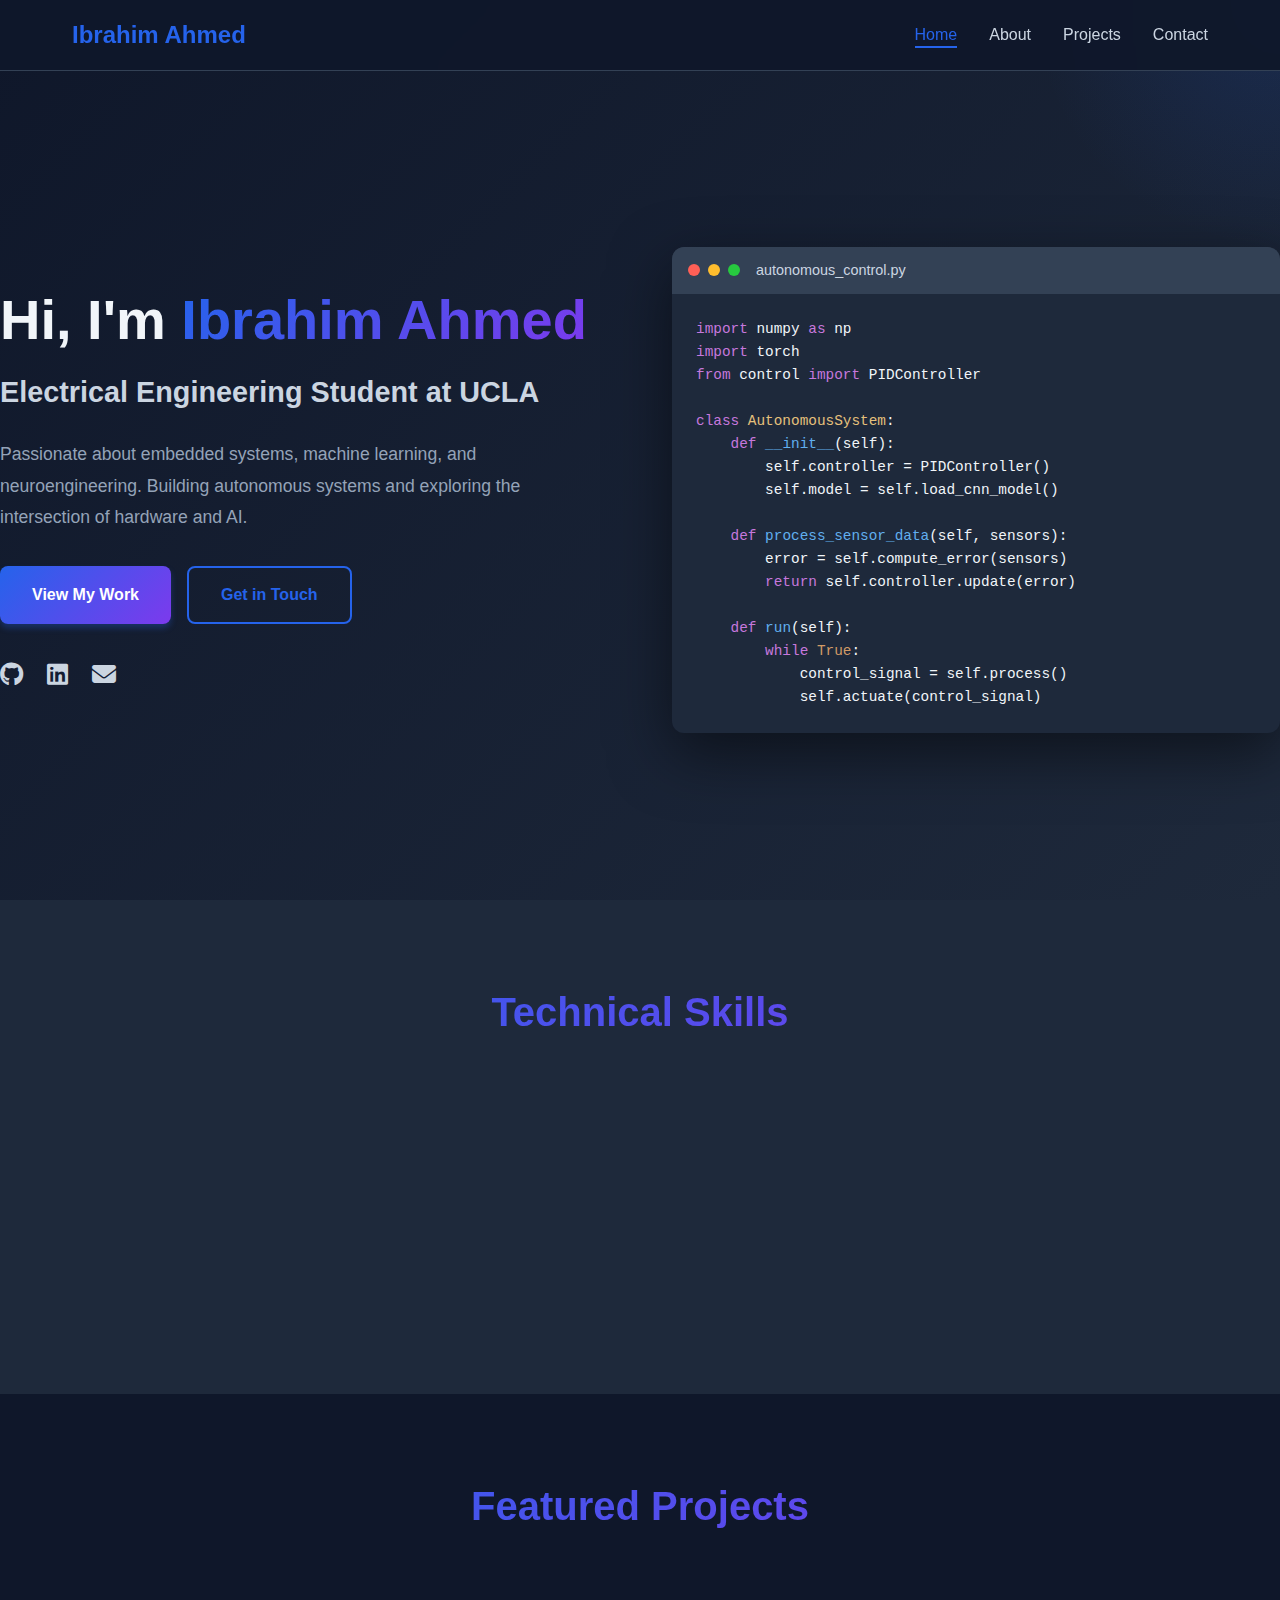
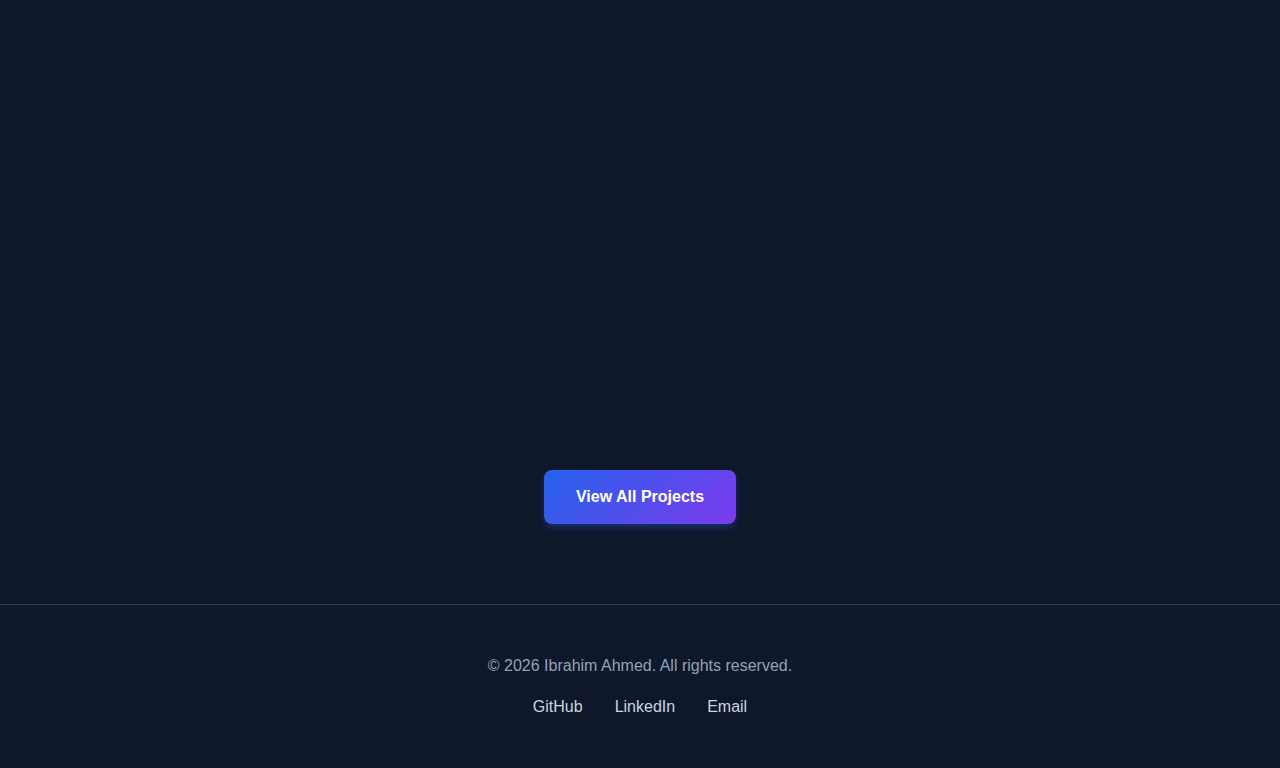
<file: index.html>
<!DOCTYPE html>
<html lang="en">
<head>
    <meta charset="UTF-8">
    <meta name="viewport" content="width=device-width, initial-scale=1.0">
    <title>Ibrahim Ahmed - Electrical Engineering Student</title>
    <link rel="stylesheet" href="styles.css">
    <link rel="stylesheet" href="https://cdnjs.cloudflare.com/ajax/libs/font-awesome/6.4.0/css/all.min.css">
</head>
<body>
    <nav class="navbar">
        <div class="nav-container">
            <a href="index.html" class="nav-logo">Ibrahim Ahmed</a>
            <ul class="nav-menu">
                <li class="nav-item"><a href="index.html" class="nav-link active">Home</a></li>
                <li class="nav-item"><a href="about.html" class="nav-link">About</a></li>
                <li class="nav-item"><a href="projects.html" class="nav-link">Projects</a></li>
                <li class="nav-item"><a href="contact.html" class="nav-link">Contact</a></li>
            </ul>
            <div class="hamburger">
                <span class="bar"></span>
                <span class="bar"></span>
                <span class="bar"></span>
            </div>
        </div>
    </nav>

    <section class="hero">
        <div class="hero-container">
            <div class="hero-content">
                <h1 class="hero-title">Hi, I'm <span class="highlight">Ibrahim Ahmed</span></h1>
                <h2 class="hero-subtitle">Electrical Engineering Student at UCLA</h2>
                <p class="hero-description">
                    Passionate about embedded systems, machine learning, and neuroengineering. 
                    Building autonomous systems and exploring the intersection of hardware and AI.
                </p>
                <div class="hero-buttons">
                    <a href="projects.html" class="btn btn-primary">View My Work</a>
                    <a href="contact.html" class="btn btn-secondary">Get in Touch</a>
                </div>
                <div class="social-links">
                    <a href="https://github.com/Ibrahim-ahmed1678" target="_blank" aria-label="GitHub">
                        <i class="fab fa-github"></i>
                    </a>
                    <a href="https://www.linkedin.com/in/ibrahim-ahmed-16ba27315/" target="_blank" aria-label="LinkedIn">
                        <i class="fab fa-linkedin"></i>
                    </a>
                    <a href="mailto:ibrahimibbi77@gmail.com" aria-label="Email">
                        <i class="fas fa-envelope"></i>
                    </a>
                </div>
            </div>
            <div class="hero-visual">
                <div class="code-window">
                    <div class="window-header">
                        <div class="window-buttons">
                            <span class="btn-close"></span>
                            <span class="btn-minimize"></span>
                            <span class="btn-maximize"></span>
                        </div>
                        <div class="window-title">autonomous_control.py</div>
                    </div>
                    <div class="code-content">
                        <pre><code><span class="keyword">import</span> numpy <span class="keyword">as</span> np
<span class="keyword">import</span> torch
<span class="keyword">from</span> control <span class="keyword">import</span> PIDController

<span class="keyword">class</span> <span class="class-name">AutonomousSystem</span>:
    <span class="keyword">def</span> <span class="function">__init__</span>(self):
        self.controller = PIDController()
        self.model = self.load_cnn_model()
    
    <span class="keyword">def</span> <span class="function">process_sensor_data</span>(self, sensors):
        error = self.compute_error(sensors)
        <span class="keyword">return</span> self.controller.update(error)
    
    <span class="keyword">def</span> <span class="function">run</span>(self):
        <span class="keyword">while</span> <span class="constant">True</span>:
            control_signal = self.process()
            self.actuate(control_signal)</code></pre>
                    </div>
                </div>
            </div>
        </div>
    </section>

    <section class="skills-preview">
        <div class="container">
            <h2 class="section-title">Technical Skills</h2>
            <div class="skills-grid">
                <div class="skill-card">
                    <i class="fas fa-code"></i>
                    <h3>Programming</h3>
                    <p>C++, Python, JavaScript, MATLAB</p>
                </div>
                <div class="skill-card">
                    <i class="fas fa-microchip"></i>
                    <h3>Hardware</h3>
                    <p>LTspice, KiCad, FreeCAD, Breadboarding</p>
                </div>
                <div class="skill-card">
                    <i class="fas fa-brain"></i>
                    <h3>Machine Learning</h3>
                    <p>PyTorch, TensorFlow, Computer Vision, ROS</p>
                </div>
                <div class="skill-card">
                    <i class="fas fa-project-diagram"></i>
                    <h3>Engineering Tools</h3>
                    <p>MATLAB, LaTeX, Git, CAD Software</p>
                </div>
            </div>
        </div>
    </section>

    <section class="featured-projects">
        <div class="container">
            <h2 class="section-title">Featured Projects</h2>
            <div class="projects-grid">
                <div class="project-card">
                    <div class="project-image">
                        <div class="project-overlay">
                            <a href="https://github.com/tumondal/donkey-racer" target="_blank" class="project-link">
                                <i class="fab fa-github"></i> View Code
                            </a>
                        </div>
                    </div>
                    <div class="project-content">
                        <h3>IEEE Donkey Racers</h3>
                        <p>Autonomous car using ML and computer vision on Raspberry Pi with ROS</p>
                        <div class="project-tags">
                            <span class="tag">Machine Learning</span>
                            <span class="tag">ROS</span>
                            <span class="tag">PyTorch</span>
                        </div>
                    </div>
                </div>
                <div class="project-card">
                    <div class="project-image">
                        <div class="project-overlay">
                            <a href="https://github.com/Ibrahim-ahmed1678/EdgeAI-Hackathon-Gesture-Controlled-Drone" target="_blank" class="project-link">
                                <i class="fab fa-github"></i> View Code
                            </a>
                        </div>
                    </div>
                    <div class="project-content">
                        <h3>Gesture Controlled Drone</h3>
                        <p>Real-time gesture recognition system using NVIDIA Jetson for drone control</p>
                        <div class="project-tags">
                            <span class="tag">Computer Vision</span>
                            <span class="tag">NVIDIA Jetson</span>
                            <span class="tag">Hackathon Winner</span>
                        </div>
                    </div>
                </div>
                <div class="project-card">
                    <div class="project-image">
                        <div class="project-overlay">
                            <a href="https://github.com/Ibrahim-ahmed1678/Newtonian-Two-Body-Problem-Simulation" target="_blank" class="project-link">
                                <i class="fab fa-github"></i> View Code
                            </a>
                        </div>
                    </div>
                    <div class="project-content">
                        <h3>Newtonian Physics Simulation</h3>
                        <p>2D physics engine with adaptive time-stepping for orbital mechanics</p>
                        <div class="project-tags">
                            <span class="tag">Python</span>
                            <span class="tag">NumPy</span>
                            <span class="tag">Physics</span>
                        </div>
                    </div>
                </div>
            </div>
            <div class="text-center">
                <a href="projects.html" class="btn btn-primary">View All Projects</a>
            </div>
        </div>
    </section>

    <footer class="footer">
        <div class="container">
            <p>&copy; 2026 Ibrahim Ahmed. All rights reserved.</p>
            <div class="footer-links">
                <a href="https://github.com/Ibrahim-ahmed1678" target="_blank">GitHub</a>
                <a href="https://www.linkedin.com/in/ibrahim-ahmed-16ba27315/" target="_blank">LinkedIn</a>
                <a href="mailto:ibrahimibbi77@gmail.com">Email</a>
            </div>
        </div>
    </footer>

    <script src="script.js"></script>
</body>
</html>
</file>
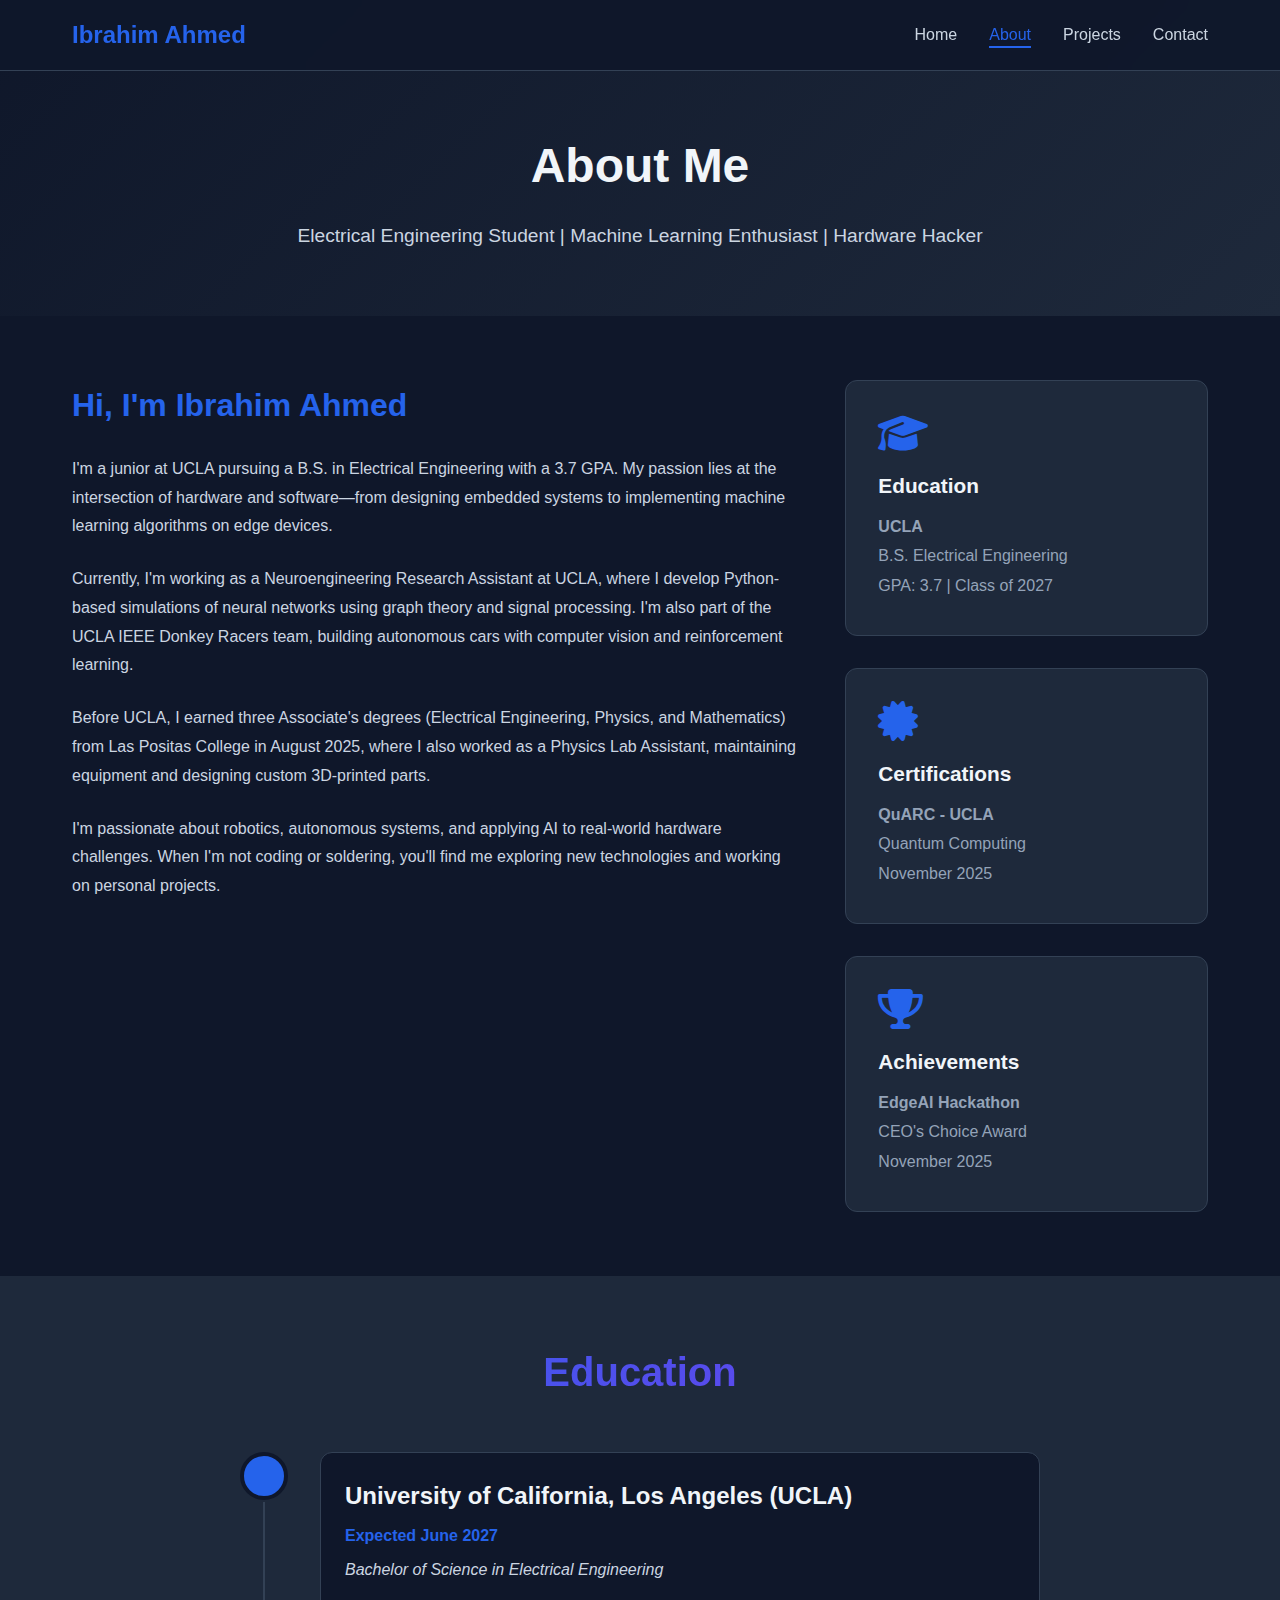
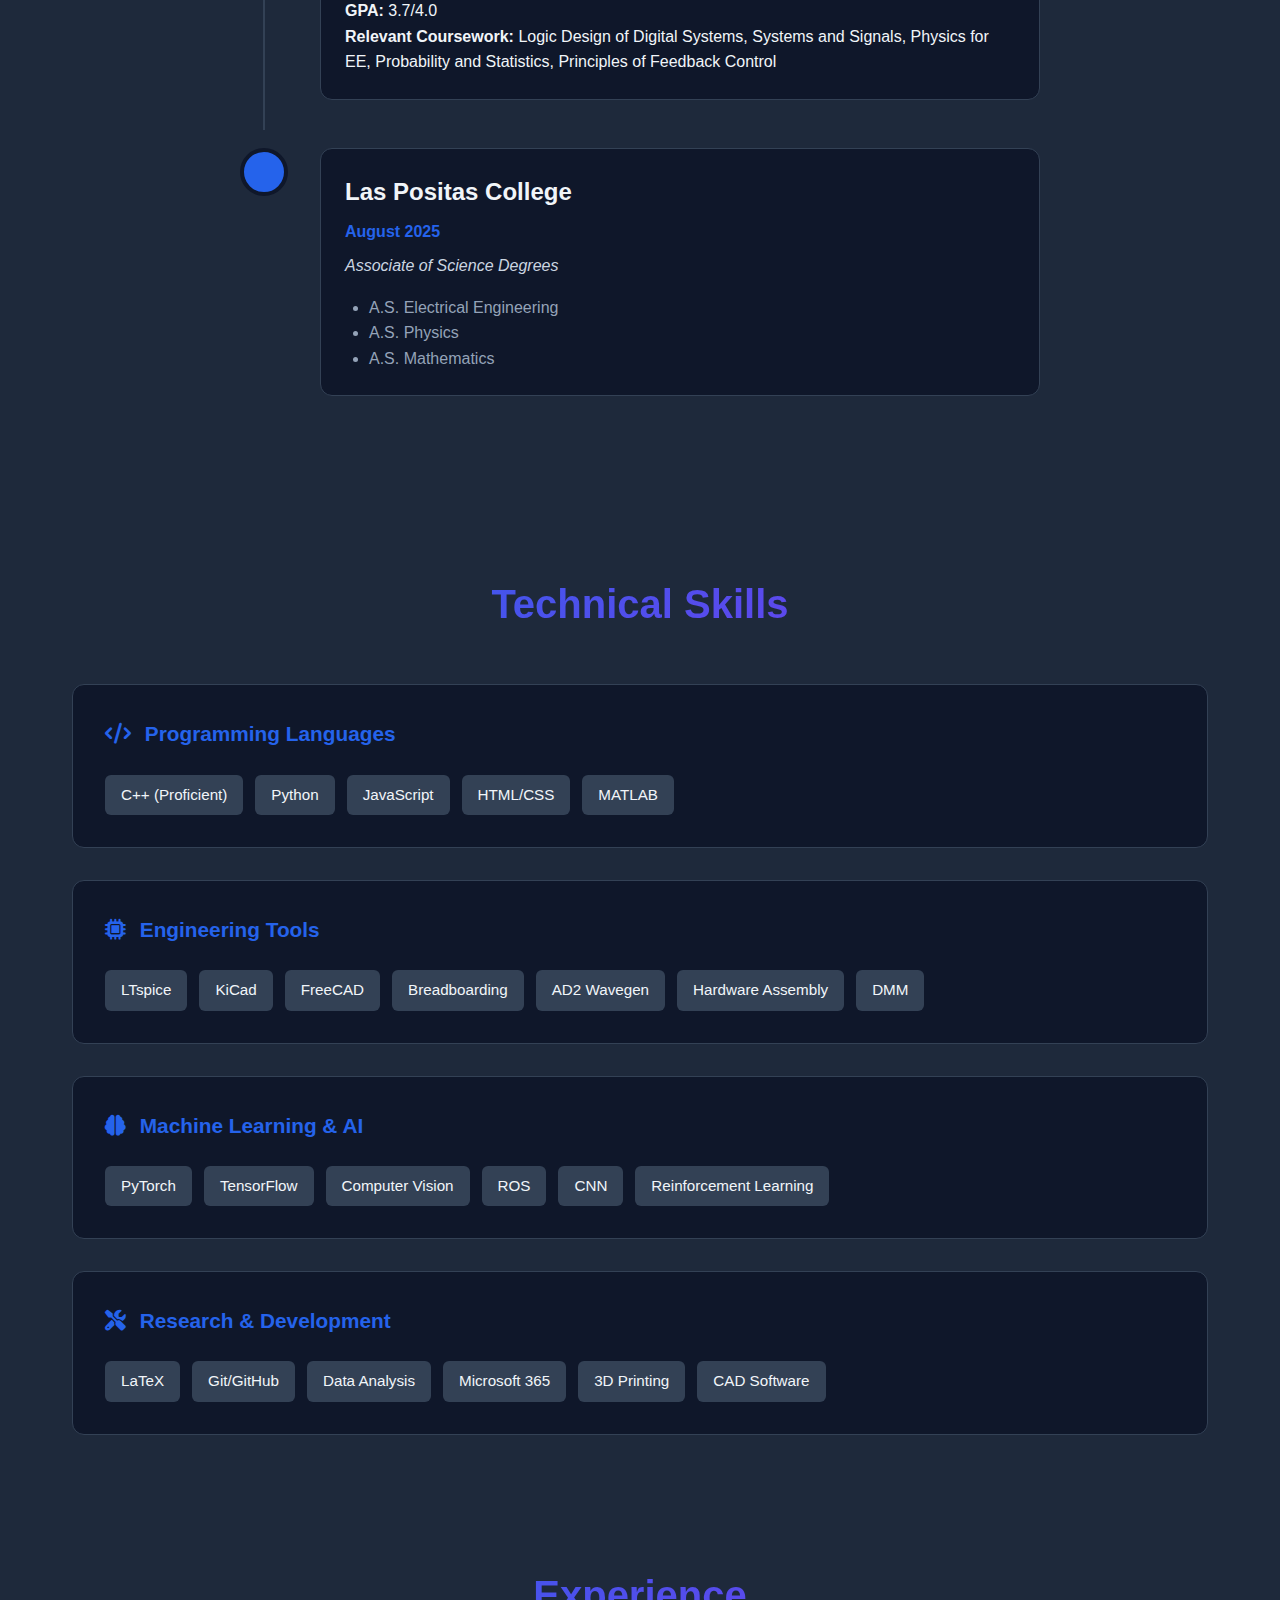
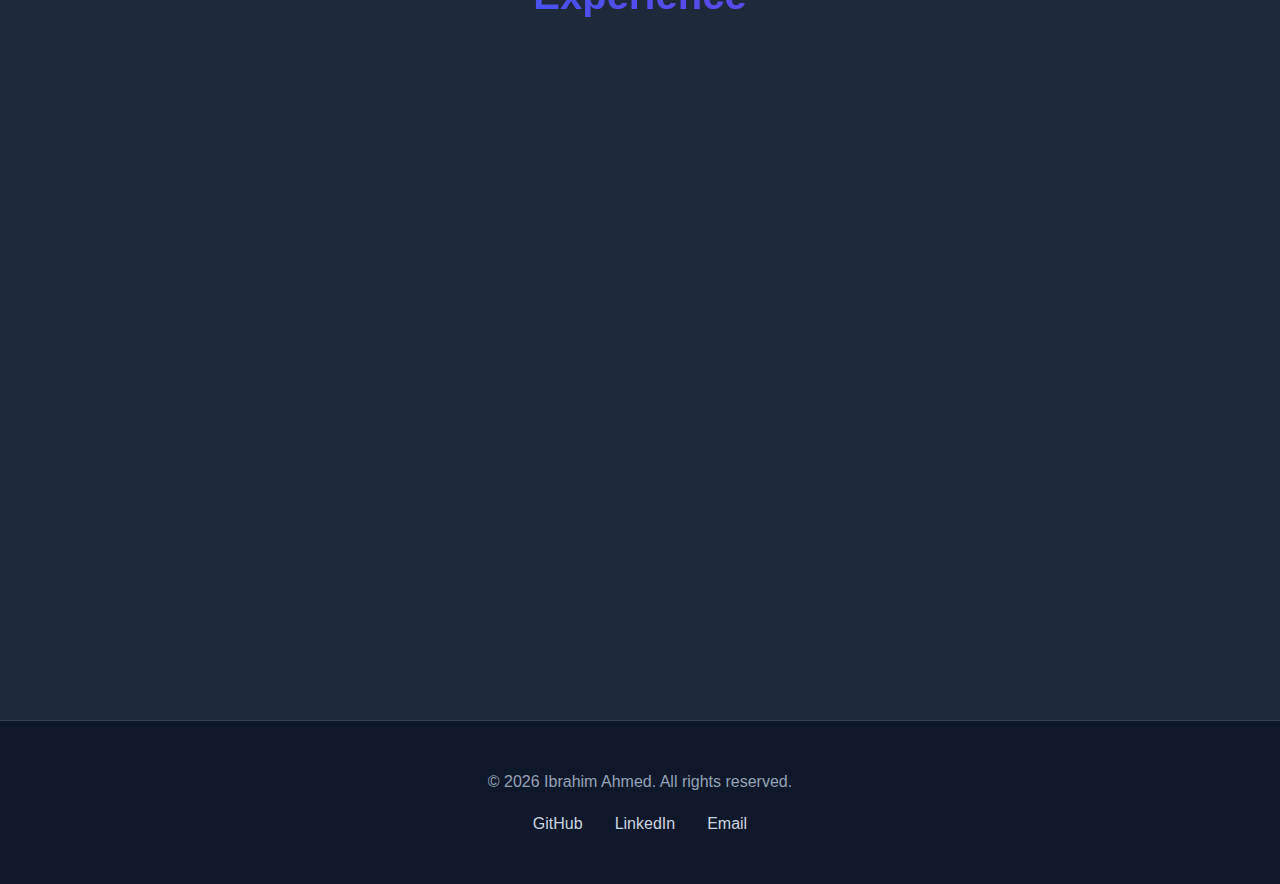
<file: about.html>
<!DOCTYPE html>
<html lang="en">
<head>
    <meta charset="UTF-8">
    <meta name="viewport" content="width=device-width, initial-scale=1.0">
    <title>About - Ibrahim Ahmed</title>
    <link rel="stylesheet" href="styles.css">
    <link rel="stylesheet" href="https://cdnjs.cloudflare.com/ajax/libs/font-awesome/6.4.0/css/all.min.css">
</head>
<body>
    <nav class="navbar">
        <div class="nav-container">
            <a href="index.html" class="nav-logo">Ibrahim Ahmed</a>
            <ul class="nav-menu">
                <li class="nav-item"><a href="index.html" class="nav-link">Home</a></li>
                <li class="nav-item"><a href="about.html" class="nav-link active">About</a></li>
                <li class="nav-item"><a href="projects.html" class="nav-link">Projects</a></li>
                <li class="nav-item"><a href="contact.html" class="nav-link">Contact</a></li>
            </ul>
            <div class="hamburger">
                <span class="bar"></span>
                <span class="bar"></span>
                <span class="bar"></span>
            </div>
        </div>
    </nav>

    <section class="page-header">
        <div class="container">
            <h1>About Me</h1>
            <p>Electrical Engineering Student | Machine Learning Enthusiast | Hardware Hacker</p>
        </div>
    </section>

    <section class="about-content">
        <div class="container">
            <div class="about-grid">
                <div class="about-text">
                    <h2>Hi, I'm Ibrahim Ahmed</h2>
                    <p>
                        I'm a junior at UCLA pursuing a B.S. in Electrical Engineering with a 3.7 GPA. 
                        My passion lies at the intersection of hardware and software—from designing embedded 
                        systems to implementing machine learning algorithms on edge devices.
                    </p>
                    <p>
                        Currently, I'm working as a Neuroengineering Research Assistant at UCLA, where I develop 
                        Python-based simulations of neural networks using graph theory and signal processing. 
                        I'm also part of the UCLA IEEE Donkey Racers team, building autonomous cars with computer 
                        vision and reinforcement learning.
                    </p>
                    <p>
                        Before UCLA, I earned three Associate's degrees (Electrical Engineering, Physics, and 
                        Mathematics) from Las Positas College in August 2025, where I also worked as a Physics 
                        Lab Assistant, maintaining equipment and designing custom 3D-printed parts.
                    </p>
                    <p>
                        I'm passionate about robotics, autonomous systems, and applying AI to real-world hardware 
                        challenges. When I'm not coding or soldering, you'll find me exploring new technologies 
                        and working on personal projects.
                    </p>
                </div>
                <div class="about-stats">
                    <div class="stat-card">
                        <i class="fas fa-graduation-cap"></i>
                        <h3>Education</h3>
                        <p><strong>UCLA</strong></p>
                        <p>B.S. Electrical Engineering</p>
                        <p>GPA: 3.7 | Class of 2027</p>
                    </div>
                    <div class="stat-card">
                        <i class="fas fa-certificate"></i>
                        <h3>Certifications</h3>
                        <p><strong>QuARC - UCLA</strong></p>
                        <p>Quantum Computing</p>
                        <p>November 2025</p>
                    </div>
                    <div class="stat-card">
                        <i class="fas fa-trophy"></i>
                        <h3>Achievements</h3>
                        <p><strong>EdgeAI Hackathon</strong></p>
                        <p>CEO's Choice Award</p>
                        <p>November 2025</p>
                    </div>
                </div>
            </div>
        </div>
    </section>

    <section class="education-section">
        <div class="container">
            <h2 class="section-title">Education</h2>
            <div class="timeline">
                <div class="timeline-item">
                    <div class="timeline-marker"></div>
                    <div class="timeline-content">
                        <h3>University of California, Los Angeles (UCLA)</h3>
                        <p class="timeline-period">Expected June 2027</p>
                        <p class="timeline-degree">Bachelor of Science in Electrical Engineering</p>
                        <p><strong>GPA:</strong> 3.7/4.0</p>
                        <p><strong>Relevant Coursework:</strong> Logic Design of Digital Systems, Systems and Signals, 
                        Physics for EE, Probability and Statistics, Principles of Feedback Control</p>
                    </div>
                </div>
                <div class="timeline-item">
                    <div class="timeline-marker"></div>
                    <div class="timeline-content">
                        <h3>Las Positas College</h3>
                        <p class="timeline-period">August 2025</p>
                        <p class="timeline-degree">Associate of Science Degrees</p>
                        <ul>
                            <li>A.S. Electrical Engineering</li>
                            <li>A.S. Physics</li>
                            <li>A.S. Mathematics</li>
                        </ul>
                    </div>
                </div>
            </div>
        </div>
    </section>

    <section class="skills-section">
        <div class="container">
            <h2 class="section-title">Technical Skills</h2>
            <div class="skills-categories">
                <div class="skill-category">
                    <h3><i class="fas fa-code"></i> Programming Languages</h3>
                    <div class="skill-items">
                        <span class="skill-badge">C++ (Proficient)</span>
                        <span class="skill-badge">Python</span>
                        <span class="skill-badge">JavaScript</span>
                        <span class="skill-badge">HTML/CSS</span>
                        <span class="skill-badge">MATLAB</span>
                    </div>
                </div>
                <div class="skill-category">
                    <h3><i class="fas fa-microchip"></i> Engineering Tools</h3>
                    <div class="skill-items">
                        <span class="skill-badge">LTspice</span>
                        <span class="skill-badge">KiCad</span>
                        <span class="skill-badge">FreeCAD</span>
                        <span class="skill-badge">Breadboarding</span>
                        <span class="skill-badge">AD2 Wavegen</span>
                        <span class="skill-badge">Hardware Assembly</span>
                        <span class="skill-badge">DMM</span>
                    </div>
                </div>
                <div class="skill-category">
                    <h3><i class="fas fa-brain"></i> Machine Learning & AI</h3>
                    <div class="skill-items">
                        <span class="skill-badge">PyTorch</span>
                        <span class="skill-badge">TensorFlow</span>
                        <span class="skill-badge">Computer Vision</span>
                        <span class="skill-badge">ROS</span>
                        <span class="skill-badge">CNN</span>
                        <span class="skill-badge">Reinforcement Learning</span>
                    </div>
                </div>
                <div class="skill-category">
                    <h3><i class="fas fa-tools"></i> Research & Development</h3>
                    <div class="skill-items">
                        <span class="skill-badge">LaTeX</span>
                        <span class="skill-badge">Git/GitHub</span>
                        <span class="skill-badge">Data Analysis</span>
                        <span class="skill-badge">Microsoft 365</span>
                        <span class="skill-badge">3D Printing</span>
                        <span class="skill-badge">CAD Software</span>
                    </div>
                </div>
            </div>
        </div>
    </section>

    <section class="experience-section">
        <div class="container">
            <h2 class="section-title">Experience</h2>
            <div class="experience-grid">
                <div class="experience-card">
                    <div class="experience-header">
                        <div>
                            <h3>UCLA Neuroengineering Research Assistant</h3>
                            <p class="experience-location">University of California, Los Angeles</p>
                        </div>
                        <p class="experience-period">October 2025 - Present</p>
                    </div>
                    <ul class="experience-list">
                        <li>Developing Python-based simulations of brain neural networks using graph theory and signal processing</li>
                        <li>Improving simulation efficiency by 25% through algorithm refinement and performance tuning</li>
                        <li>Using The Virtual Brain open-source platform for neuroscience research</li>
                    </ul>
                </div>
                <div class="experience-card">
                    <div class="experience-header">
                        <div>
                            <h3>Physics Lab Student Assistant</h3>
                            <p class="experience-location">Las Positas College</p>
                        </div>
                        <p class="experience-period">April 2025 - August 2025</p>
                    </div>
                    <ul class="experience-list">
                        <li>Repaired and maintained lab hardware using machining tools, ensuring functionality for 25+ experiments weekly</li>
                        <li>Designed and 3D-printed 10+ custom replacement parts using FreeCAD and KiCad</li>
                        <li>Independently troubleshot and resolved 15+ mechanical and hardware issues</li>
                    </ul>
                </div>
            </div>
        </div>
    </section>

    <footer class="footer">
        <div class="container">
            <p>&copy; 2026 Ibrahim Ahmed. All rights reserved.</p>
            <div class="footer-links">
                <a href="https://github.com/Ibrahim-ahmed1678" target="_blank">GitHub</a>
                <a href="https://www.linkedin.com/in/ibrahim-ahmed-16ba27315/" target="_blank">LinkedIn</a>
                <a href="mailto:ibrahimibbi77@gmail.com">Email</a>
            </div>
        </div>
    </footer>

    <script src="script.js"></script>
</body>
</html>
</file>
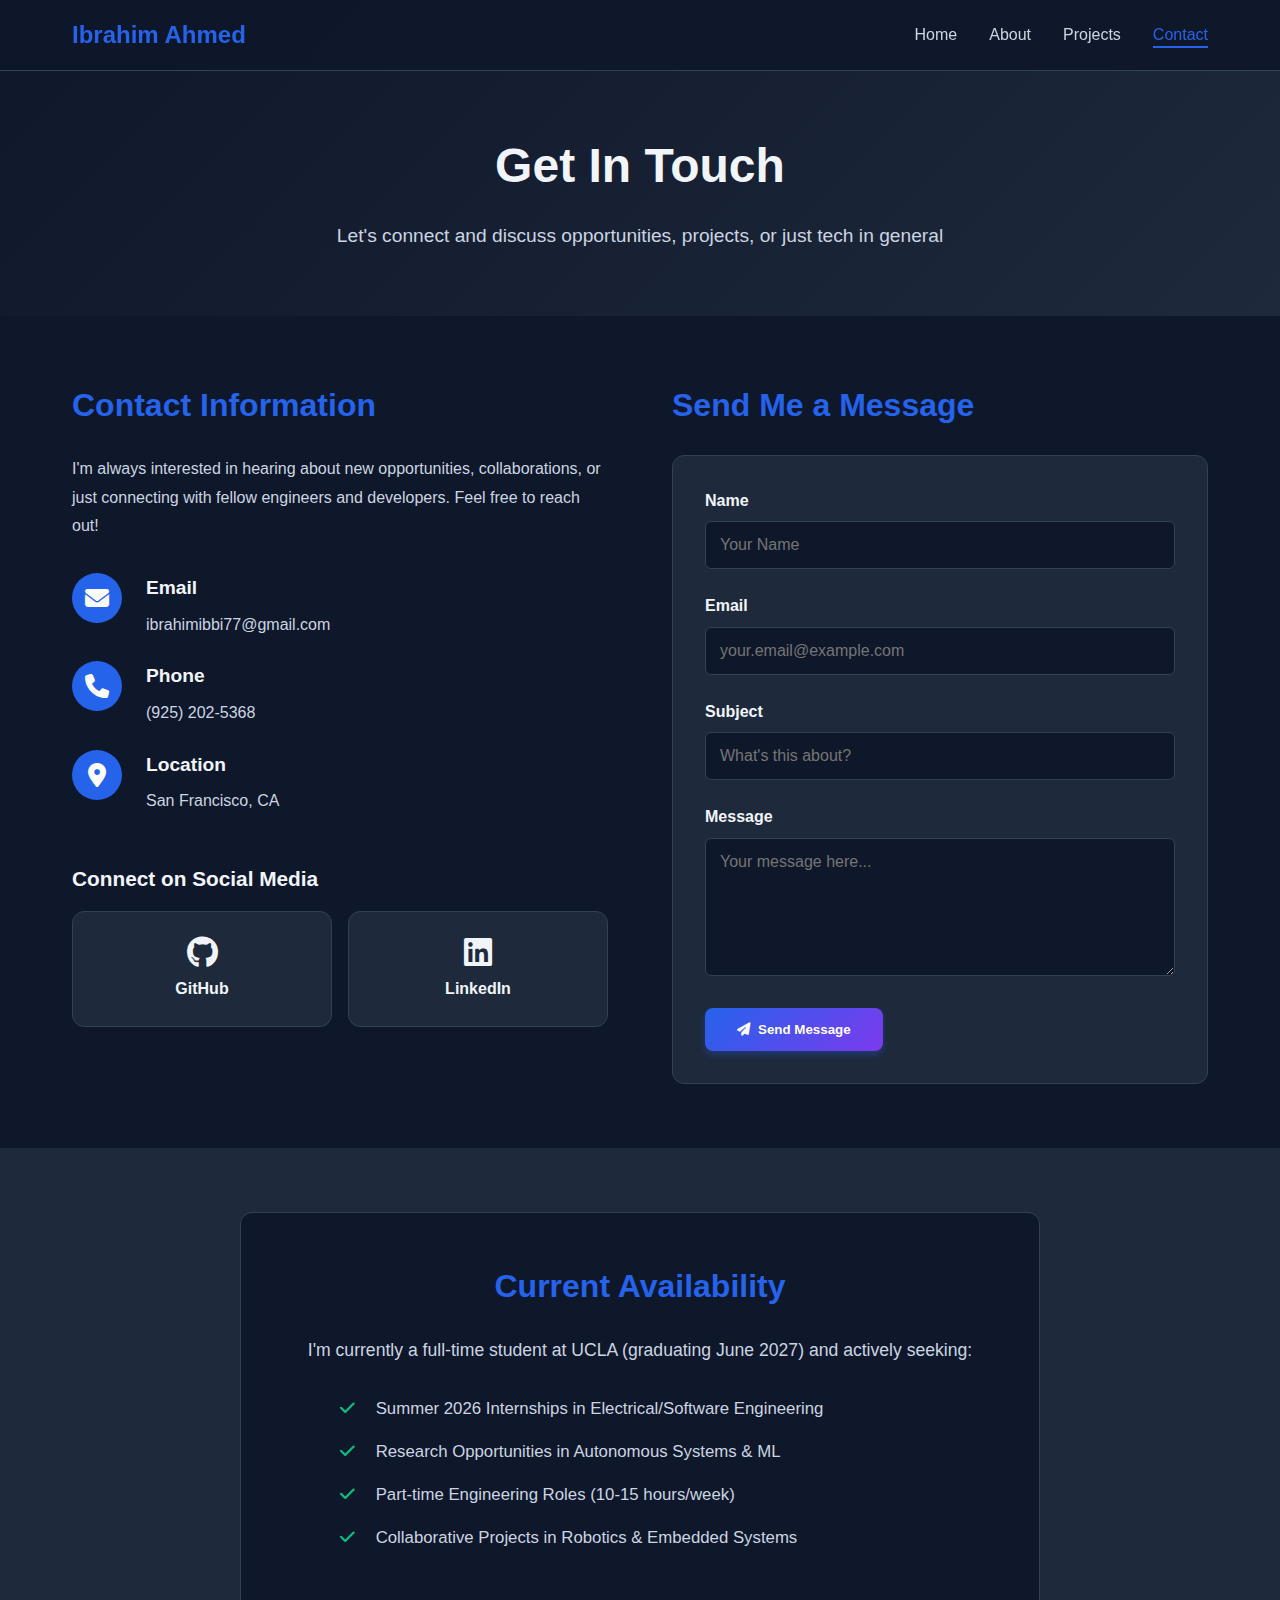
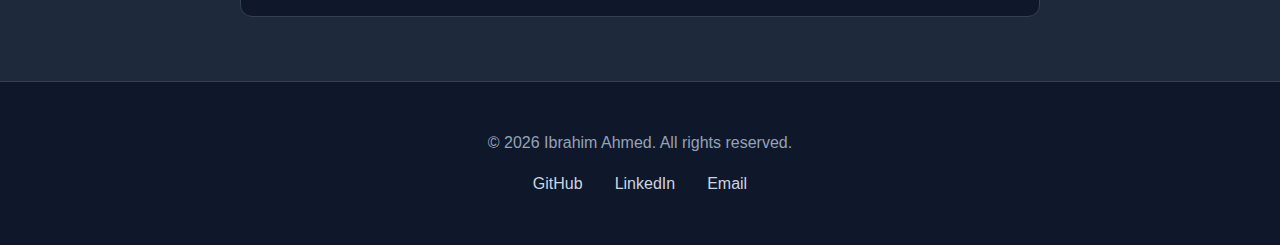
<file: contact.html>
<!DOCTYPE html>
<html lang="en">
<head>
    <meta charset="UTF-8">
    <meta name="viewport" content="width=device-width, initial-scale=1.0">
    <title>Contact - Ibrahim Ahmed</title>
    <link rel="stylesheet" href="styles.css">
    <link rel="stylesheet" href="https://cdnjs.cloudflare.com/ajax/libs/font-awesome/6.4.0/css/all.min.css">
</head>
<body>
    <nav class="navbar">
        <div class="nav-container">
            <a href="index.html" class="nav-logo">Ibrahim Ahmed</a>
            <ul class="nav-menu">
                <li class="nav-item"><a href="index.html" class="nav-link">Home</a></li>
                <li class="nav-item"><a href="about.html" class="nav-link">About</a></li>
                <li class="nav-item"><a href="projects.html" class="nav-link">Projects</a></li>
                <li class="nav-item"><a href="contact.html" class="nav-link active">Contact</a></li>
            </ul>
            <div class="hamburger">
                <span class="bar"></span>
                <span class="bar"></span>
                <span class="bar"></span>
            </div>
        </div>
    </nav>

    <section class="page-header">
        <div class="container">
            <h1>Get In Touch</h1>
            <p>Let's connect and discuss opportunities, projects, or just tech in general</p>
        </div>
    </section>

    <section class="contact-section">
        <div class="container">
            <div class="contact-grid">
                <div class="contact-info">
                    <h2>Contact Information</h2>
                    <p class="contact-intro">
                        I'm always interested in hearing about new opportunities, collaborations, 
                        or just connecting with fellow engineers and developers. Feel free to reach out!
                    </p>
                    
                    <div class="contact-methods">
                        <div class="contact-method">
                            <div class="contact-icon">
                                <i class="fas fa-envelope"></i>
                            </div>
                            <div class="contact-details">
                                <h3>Email</h3>
                                <a href="mailto:ibrahimibbi77@gmail.com">ibrahimibbi77@gmail.com</a>
                            </div>
                        </div>

                        <div class="contact-method">
                            <div class="contact-icon">
                                <i class="fas fa-phone"></i>
                            </div>
                            <div class="contact-details">
                                <h3>Phone</h3>
                                <a href="tel:+19252025368">(925) 202-5368</a>
                            </div>
                        </div>

                        <div class="contact-method">
                            <div class="contact-icon">
                                <i class="fas fa-map-marker-alt"></i>
                            </div>
                            <div class="contact-details">
                                <h3>Location</h3>
                                <p>San Francisco, CA</p>
                            </div>
                        </div>
                    </div>

                    <div class="social-contact">
                        <h3>Connect on Social Media</h3>
                        <div class="social-links-large">
                            <a href="https://github.com/Ibrahim-ahmed1678" target="_blank" class="social-link-card">
                                <i class="fab fa-github"></i>
                                <span>GitHub</span>
                            </a>
                            <a href="https://www.linkedin.com/in/ibrahim-ahmed-16ba27315/" target="_blank" class="social-link-card">
                                <i class="fab fa-linkedin"></i>
                                <span>LinkedIn</span>
                            </a>
                        </div>
                    </div>
                </div>

                <div class="contact-form-container">
                    <h2>Send Me a Message</h2>
                    <form class="contact-form" id="contactForm">
                        <div class="form-group">
                            <label for="name">Name</label>
                            <input type="text" id="name" name="name" required placeholder="Your Name">
                        </div>

                        <div class="form-group">
                            <label for="email">Email</label>
                            <input type="email" id="email" name="email" required placeholder="your.email@example.com">
                        </div>

                        <div class="form-group">
                            <label for="subject">Subject</label>
                            <input type="text" id="subject" name="subject" required placeholder="What's this about?">
                        </div>

                        <div class="form-group">
                            <label for="message">Message</label>
                            <textarea id="message" name="message" rows="6" required placeholder="Your message here..."></textarea>
                        </div>

                        <button type="submit" class="btn btn-primary">
                            <i class="fas fa-paper-plane"></i> Send Message
                        </button>
                    </form>
                    <div id="formMessage" class="form-message"></div>
                </div>
            </div>
        </div>
    </section>

    <section class="availability-section">
        <div class="container">
            <div class="availability-card">
                <h2>Current Availability</h2>
                <p>
                    I'm currently a full-time student at UCLA (graduating June 2027) and actively seeking:
                </p>
                <ul>
                    <li><i class="fas fa-check"></i> Summer 2026 Internships in Electrical/Software Engineering</li>
                    <li><i class="fas fa-check"></i> Research Opportunities in Autonomous Systems & ML</li>
                    <li><i class="fas fa-check"></i> Part-time Engineering Roles (10-15 hours/week)</li>
                    <li><i class="fas fa-check"></i> Collaborative Projects in Robotics & Embedded Systems</li>
                </ul>
            </div>
        </div>
    </section>

    <footer class="footer">
        <div class="container">
            <p>&copy; 2026 Ibrahim Ahmed. All rights reserved.</p>
            <div class="footer-links">
                <a href="https://github.com/Ibrahim-ahmed1678" target="_blank">GitHub</a>
                <a href="https://www.linkedin.com/in/ibrahim-ahmed-16ba27315/" target="_blank">LinkedIn</a>
                <a href="mailto:ibrahimibbi77@gmail.com">Email</a>
            </div>
        </div>
    </footer>

    <script src="script.js"></script>
</body>
</html>
</file>
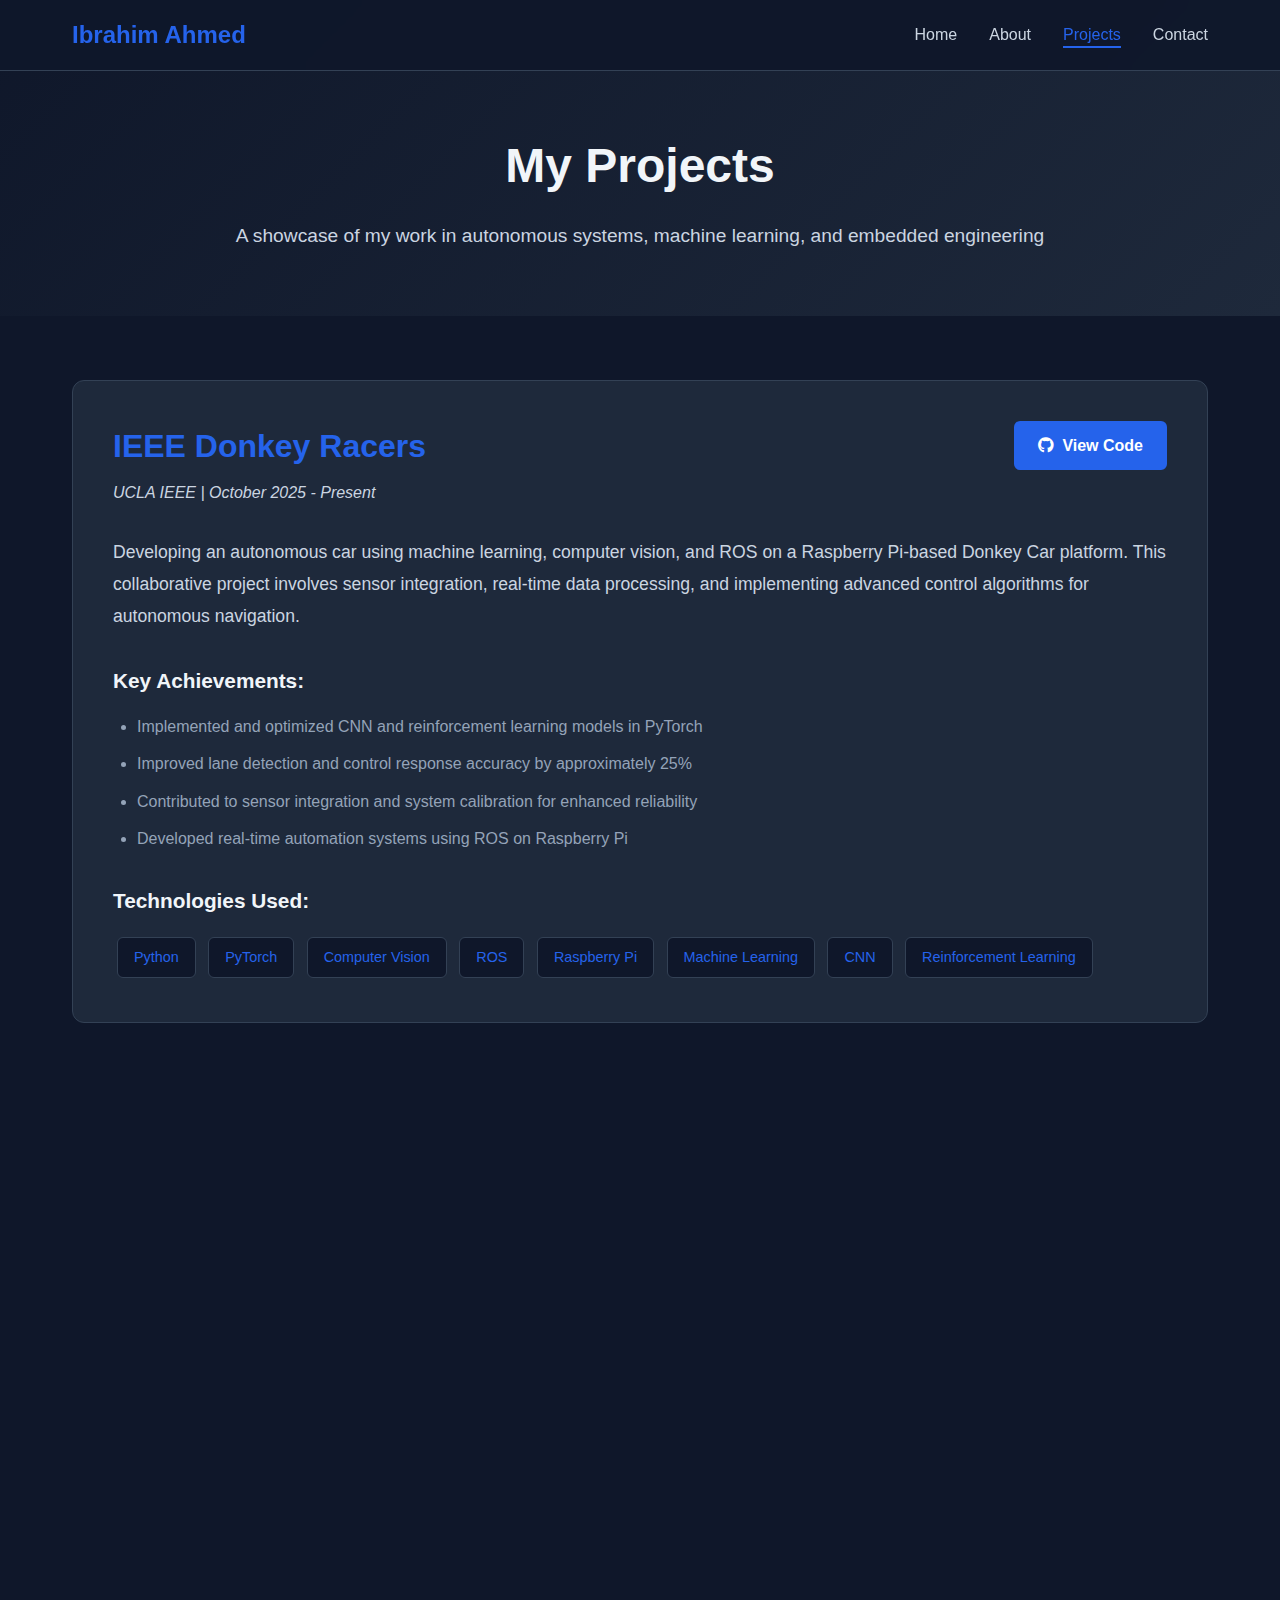
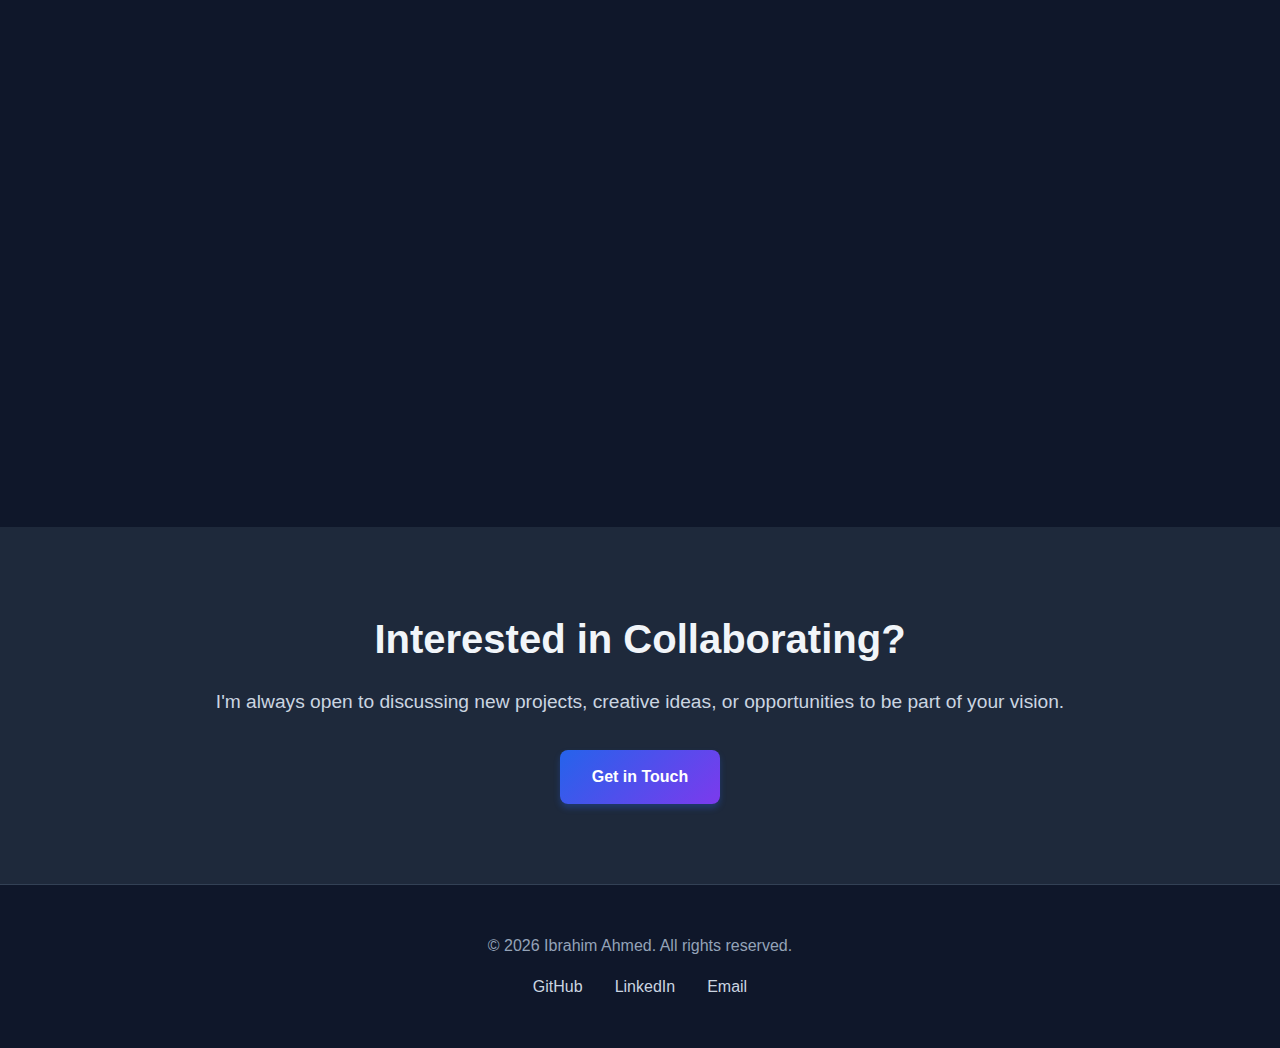
<file: projects.html>
<!DOCTYPE html>
<html lang="en">
<head>
    <meta charset="UTF-8">
    <meta name="viewport" content="width=device-width, initial-scale=1.0">
    <title>Projects - Ibrahim Ahmed</title>
    <link rel="stylesheet" href="styles.css">
    <link rel="stylesheet" href="https://cdnjs.cloudflare.com/ajax/libs/font-awesome/6.4.0/css/all.min.css">
</head>
<body>
    <nav class="navbar">
        <div class="nav-container">
            <a href="index.html" class="nav-logo">Ibrahim Ahmed</a>
            <ul class="nav-menu">
                <li class="nav-item"><a href="index.html" class="nav-link">Home</a></li>
                <li class="nav-item"><a href="about.html" class="nav-link">About</a></li>
                <li class="nav-item"><a href="projects.html" class="nav-link active">Projects</a></li>
                <li class="nav-item"><a href="contact.html" class="nav-link">Contact</a></li>
            </ul>
            <div class="hamburger">
                <span class="bar"></span>
                <span class="bar"></span>
                <span class="bar"></span>
            </div>
        </div>
    </nav>

    <section class="page-header">
        <div class="container">
            <h1>My Projects</h1>
            <p>A showcase of my work in autonomous systems, machine learning, and embedded engineering</p>
        </div>
    </section>

    <section class="projects-section">
        <div class="container">
            <div class="projects-detailed">
                <!-- IEEE Donkey Racers -->
                <div class="project-detail-card">
                    <div class="project-detail-header">
                        <div>
                            <h2>IEEE Donkey Racers</h2>
                            <p class="project-meta">UCLA IEEE | October 2025 - Present</p>
                        </div>
                        <div class="project-links-group">
                            <a href="https://github.com/tumondal/donkey-racer" target="_blank" class="project-btn">
                                <i class="fab fa-github"></i> View Code
                            </a>
                        </div>
                    </div>
                    <div class="project-detail-content">
                        <p class="project-description">
                            Developing an autonomous car using machine learning, computer vision, and ROS on a Raspberry Pi-based 
                            Donkey Car platform. This collaborative project involves sensor integration, real-time data processing, 
                            and implementing advanced control algorithms for autonomous navigation.
                        </p>
                        <div class="project-highlights">
                            <h3>Key Achievements:</h3>
                            <ul>
                                <li>Implemented and optimized CNN and reinforcement learning models in PyTorch</li>
                                <li>Improved lane detection and control response accuracy by approximately 25%</li>
                                <li>Contributed to sensor integration and system calibration for enhanced reliability</li>
                                <li>Developed real-time automation systems using ROS on Raspberry Pi</li>
                            </ul>
                        </div>
                        <div class="tech-stack">
                            <h3>Technologies Used:</h3>
                            <span class="tech-tag">Python</span>
                            <span class="tech-tag">PyTorch</span>
                            <span class="tech-tag">Computer Vision</span>
                            <span class="tech-tag">ROS</span>
                            <span class="tech-tag">Raspberry Pi</span>
                            <span class="tech-tag">Machine Learning</span>
                            <span class="tech-tag">CNN</span>
                            <span class="tech-tag">Reinforcement Learning</span>
                        </div>
                    </div>
                </div>

                <!-- Gesture Controlled Drone -->
                <div class="project-detail-card">
                    <div class="project-detail-header">
                        <div>
                            <h2>Gesture Controlled Drone Interface</h2>
                            <p class="project-meta">EdgeAI Hackathon | November 2025</p>
                        </div>
                        <div class="project-links-group">
                            <a href="https://github.com/Ibrahim-ahmed1678/EdgeAI-Hackathon-Gesture-Controlled-Drone" target="_blank" class="project-btn">
                                <i class="fab fa-github"></i> View Code
                            </a>
                        </div>
                    </div>
                    <div class="project-detail-content">
                        <p class="project-description">
                            Built a real-time gesture recognition system for drone control during a time-constrained hackathon. 
                            Integrated computer vision and machine learning on NVIDIA Jetson GPU hardware to create an intuitive 
                            human-computer interface for drone navigation.
                        </p>
                        <div class="project-highlights">
                            <h3>Key Achievements:</h3>
                            <ul>
                                <li>Developed complete vision and inference pipeline on NVIDIA Jetson GPU</li>
                                <li>Delivered live end-to-end demo recognizing 3 distinct gestures</li>
                                <li>Earned the hosting company CEO's vote for innovation and execution</li>
                                <li>Collaborated with 4-person team under tight time constraints</li>
                            </ul>
                        </div>
                        <div class="tech-stack">
                            <h3>Technologies Used:</h3>
                            <span class="tech-tag">Python</span>
                            <span class="tech-tag">NVIDIA Jetson</span>
                            <span class="tech-tag">Computer Vision</span>
                            <span class="tech-tag">Machine Learning</span>
                            <span class="tech-tag">Real-time Processing</span>
                            <span class="tech-tag">Edge AI</span>
                        </div>
                    </div>
                </div>

                <!-- Line Following Car -->
                <div class="project-detail-card">
                    <div class="project-detail-header">
                        <div>
                            <h2>Line Following Autonomous Car</h2>
                            <p class="project-meta">UCLA Intro to EE | October 2025 - December 2025</p>
                        </div>
                        <div class="project-links-group">
                            <a href="https://github.com/Ibrahim-ahmed1678/Line-Following-Autonomous-Car" target="_blank" class="project-btn">
                                <i class="fab fa-github"></i> View Code
                            </a>
                        </div>
                    </div>
                    <div class="project-detail-content">
                        <p class="project-description">
                            Designed and built an autonomous line-following vehicle for an embedded systems course. 
                            Implemented sophisticated control algorithms and sensor calibration to achieve reliable 
                            autonomous navigation on various track configurations.
                        </p>
                        <div class="project-highlights">
                            <h3>Key Achievements:</h3>
                            <ul>
                                <li>Implemented PD control algorithm with 8-sensor IR array</li>
                                <li>Developed calibration system with weighted error computation</li>
                                <li>Achieved stable full-track completion through iterative controller tuning</li>
                                <li>Improved tracking performance from 2/5 to 5/5 through optimization</li>
                            </ul>
                        </div>
                        <div class="tech-stack">
                            <h3>Technologies Used:</h3>
                            <span class="tech-tag">C++</span>
                            <span class="tech-tag">Embedded Systems</span>
                            <span class="tech-tag">PID Control</span>
                            <span class="tech-tag">IR Sensors</span>
                            <span class="tech-tag">PWM Control</span>
                            <span class="tech-tag">Arduino</span>
                        </div>
                    </div>
                </div>

                <!-- Newtonian Simulation -->
                <div class="project-detail-card">
                    <div class="project-detail-header">
                        <div>
                            <h2>Newtonian Two-Body Simulation</h2>
                            <p class="project-meta">Personal Project | July 2025 - September 2025</p>
                        </div>
                        <div class="project-links-group">
                            <a href="https://github.com/Ibrahim-ahmed1678/Newtonian-Two-Body-Problem-Simulation" target="_blank" class="project-btn">
                                <i class="fab fa-github"></i> View Code
                            </a>
                        </div>
                    </div>
                    <div class="project-detail-content">
                        <p class="project-description">
                            Created a 2D physics engine from scratch to simulate gravitational interactions between celestial bodies. 
                            Implemented advanced numerical methods and visualization tools to model orbital mechanics and analyze 
                            system behavior over time.
                        </p>
                        <div class="project-highlights">
                            <h3>Key Achievements:</h3>
                            <ul>
                                <li>Built physics engine with adaptive time-stepping algorithm</li>
                                <li>Boosted simulation stability by 30% through numerical optimization</li>
                                <li>Automated orbital visualization and analysis using Matplotlib</li>
                                <li>Implemented efficient numerical integration for long-term simulations</li>
                            </ul>
                        </div>
                        <div class="tech-stack">
                            <h3>Technologies Used:</h3>
                            <span class="tech-tag">Python</span>
                            <span class="tech-tag">NumPy</span>
                            <span class="tech-tag">Matplotlib</span>
                            <span class="tech-tag">Physics Simulation</span>
                            <span class="tech-tag">Numerical Methods</span>
                        </div>
                    </div>
                </div>

                <!-- Neuroengineering Research -->
                <div class="project-detail-card">
                    <div class="project-detail-header">
                        <div>
                            <h2>Neural Network Simulation Research</h2>
                            <p class="project-meta">UCLA Neuroengineering | October 2025 - Present</p>
                        </div>
                    </div>
                    <div class="project-detail-content">
                        <p class="project-description">
                            Collaborating with UCLA graduate researchers to develop sophisticated Python-based simulations 
                            of brain neural networks. Applying graph theory and signal processing techniques to model complex 
                            neuron interactions and improve computational efficiency.
                        </p>
                        <div class="project-highlights">
                            <h3>Key Achievements:</h3>
                            <ul>
                                <li>Developing neural network models using graph theory and signal processing</li>
                                <li>Improved simulation efficiency by approximately 25% through optimization</li>
                                <li>Working with The Virtual Brain open-source neuroscience platform</li>
                                <li>Conducting research at the intersection of neuroscience and computational modeling</li>
                            </ul>
                        </div>
                        <div class="tech-stack">
                            <h3>Technologies Used:</h3>
                            <span class="tech-tag">Python</span>
                            <span class="tech-tag">Graph Theory</span>
                            <span class="tech-tag">Signal Processing</span>
                            <span class="tech-tag">The Virtual Brain</span>
                            <span class="tech-tag">Neuroscience</span>
                            <span class="tech-tag">Data Analysis</span>
                        </div>
                    </div>
                </div>
            </div>
        </div>
    </section>

    <section class="cta-section">
        <div class="container">
            <h2>Interested in Collaborating?</h2>
            <p>I'm always open to discussing new projects, creative ideas, or opportunities to be part of your vision.</p>
            <a href="contact.html" class="btn btn-primary">Get in Touch</a>
        </div>
    </section>

    <footer class="footer">
        <div class="container">
            <p>&copy; 2026 Ibrahim Ahmed. All rights reserved.</p>
            <div class="footer-links">
                <a href="https://github.com/Ibrahim-ahmed1678" target="_blank">GitHub</a>
                <a href="https://www.linkedin.com/in/ibrahim-ahmed-16ba27315/" target="_blank">LinkedIn</a>
                <a href="mailto:ibrahimibbi77@gmail.com">Email</a>
            </div>
        </div>
    </footer>

    <script src="script.js"></script>
</body>
</html>
</file>
<file: styles.css>
/* CSS Reset and Base Styles */
* {
    margin: 0;
    padding: 0;
    box-sizing: border-box;
}

:root {
    --primary-color: #2563eb;
    --primary-dark: #1e40af;
    --secondary-color: #10b981;
    --accent-color: #f59e0b;
    --dark-bg: #0f172a;
    --dark-secondary: #1e293b;
    --dark-tertiary: #334155;
    --text-primary: #f1f5f9;
    --text-secondary: #cbd5e1;
    --text-muted: #94a3b8;
    --border-color: #334155;
    --success-color: #10b981;
    --gradient-1: linear-gradient(135deg, #667eea 0%, #764ba2 100%);
    --gradient-2: linear-gradient(135deg, #2563eb 0%, #7c3aed 100%);
    --code-bg: #1e293b;
}

body {
    font-family: 'Segoe UI', Tahoma, Geneva, Verdana, sans-serif;
    line-height: 1.6;
    color: var(--text-primary);
    background-color: var(--dark-bg);
    overflow-x: hidden;
}

.container {
    max-width: 1200px;
    margin: 0 auto;
    padding: 0 2rem;
}

/* Navbar */
.navbar {
    background-color: rgba(15, 23, 42, 0.95);
    backdrop-filter: blur(10px);
    padding: 1rem 0;
    position: fixed;
    width: 100%;
    top: 0;
    z-index: 1000;
    border-bottom: 1px solid var(--border-color);
}

.nav-container {
    max-width: 1200px;
    margin: 0 auto;
    padding: 0 2rem;
    display: flex;
    justify-content: space-between;
    align-items: center;
}

.nav-logo {
    font-size: 1.5rem;
    font-weight: 700;
    color: var(--primary-color);
    text-decoration: none;
    transition: color 0.3s;
}

.nav-logo:hover {
    color: var(--secondary-color);
}

.nav-menu {
    display: flex;
    list-style: none;
    gap: 2rem;
}

.nav-link {
    color: var(--text-secondary);
    text-decoration: none;
    font-weight: 500;
    transition: color 0.3s;
    position: relative;
}

.nav-link::after {
    content: '';
    position: absolute;
    bottom: -5px;
    left: 0;
    width: 0;
    height: 2px;
    background: var(--primary-color);
    transition: width 0.3s;
}

.nav-link:hover::after,
.nav-link.active::after {
    width: 100%;
}

.nav-link:hover,
.nav-link.active {
    color: var(--primary-color);
}

.hamburger {
    display: none;
    flex-direction: column;
    cursor: pointer;
}

.hamburger .bar {
    width: 25px;
    height: 3px;
    background-color: var(--text-primary);
    margin: 3px 0;
    transition: 0.3s;
}

/* Hero Section */
.hero {
    min-height: 100vh;
    display: flex;
    align-items: center;
    padding-top: 80px;
    background: linear-gradient(135deg, #0f172a 0%, #1e293b 100%);
    position: relative;
    overflow: hidden;
}

.hero::before {
    content: '';
    position: absolute;
    width: 500px;
    height: 500px;
    background: radial-gradient(circle, rgba(37, 99, 235, 0.15) 0%, transparent 70%);
    top: -250px;
    right: -250px;
    border-radius: 50%;
}

.hero-container {
    display: grid;
    grid-template-columns: 1fr 1fr;
    gap: 4rem;
    align-items: center;
    position: relative;
    z-index: 1;
}

.hero-title {
    font-size: 3.5rem;
    margin-bottom: 1rem;
    line-height: 1.2;
}

.highlight {
    background: var(--gradient-2);
    -webkit-background-clip: text;
    -webkit-text-fill-color: transparent;
    background-clip: text;
}

.hero-subtitle {
    font-size: 1.8rem;
    color: var(--text-secondary);
    margin-bottom: 1.5rem;
}

.hero-description {
    font-size: 1.1rem;
    color: var(--text-muted);
    margin-bottom: 2rem;
    line-height: 1.8;
}

.hero-buttons {
    display: flex;
    gap: 1rem;
    margin-bottom: 2rem;
}

.btn {
    padding: 0.875rem 2rem;
    border-radius: 8px;
    text-decoration: none;
    font-weight: 600;
    transition: all 0.3s;
    border: none;
    cursor: pointer;
    display: inline-flex;
    align-items: center;
    gap: 0.5rem;
}

.btn-primary {
    background: var(--gradient-2);
    color: white;
    box-shadow: 0 4px 6px rgba(37, 99, 235, 0.3);
}

.btn-primary:hover {
    transform: translateY(-2px);
    box-shadow: 0 8px 12px rgba(37, 99, 235, 0.4);
}

.btn-secondary {
    background: transparent;
    color: var(--primary-color);
    border: 2px solid var(--primary-color);
}

.btn-secondary:hover {
    background: var(--primary-color);
    color: white;
}

.social-links {
    display: flex;
    gap: 1.5rem;
}

.social-links a {
    color: var(--text-secondary);
    font-size: 1.5rem;
    transition: all 0.3s;
}

.social-links a:hover {
    color: var(--primary-color);
    transform: translateY(-3px);
}

/* Code Window */
.code-window {
    background: var(--dark-secondary);
    border-radius: 12px;
    overflow: hidden;
    box-shadow: 0 20px 60px rgba(0, 0, 0, 0.5);
}

.window-header {
    background: var(--dark-tertiary);
    padding: 0.75rem 1rem;
    display: flex;
    align-items: center;
    gap: 1rem;
}

.window-buttons {
    display: flex;
    gap: 0.5rem;
}

.window-buttons span {
    width: 12px;
    height: 12px;
    border-radius: 50%;
}

.btn-close { background: #ff5f56; }
.btn-minimize { background: #ffbd2e; }
.btn-maximize { background: #27c93f; }

.window-title {
    color: var(--text-secondary);
    font-size: 0.9rem;
}

.code-content {
    padding: 1.5rem;
    overflow-x: auto;
}

.code-content pre {
    margin: 0;
    font-family: 'Courier New', monospace;
    font-size: 0.9rem;
    line-height: 1.6;
}

.keyword { color: #c678dd; }
.class-name { color: #e5c07b; }
.function { color: #61afef; }
.constant { color: #d19a66; }

/* Skills Preview */
.skills-preview {
    padding: 5rem 0;
    background: var(--dark-secondary);
}

.section-title {
    font-size: 2.5rem;
    text-align: center;
    margin-bottom: 3rem;
    background: var(--gradient-2);
    -webkit-background-clip: text;
    -webkit-text-fill-color: transparent;
    background-clip: text;
}

.skills-grid {
    display: grid;
    grid-template-columns: repeat(auto-fit, minmax(250px, 1fr));
    gap: 2rem;
}

.skill-card {
    background: var(--dark-bg);
    padding: 2rem;
    border-radius: 12px;
    text-align: center;
    border: 1px solid var(--border-color);
    transition: all 0.3s;
}

.skill-card:hover {
    transform: translateY(-5px);
    border-color: var(--primary-color);
    box-shadow: 0 10px 30px rgba(37, 99, 235, 0.2);
}

.skill-card i {
    font-size: 3rem;
    color: var(--primary-color);
    margin-bottom: 1rem;
}

.skill-card h3 {
    font-size: 1.3rem;
    margin-bottom: 0.5rem;
}

.skill-card p {
    color: var(--text-muted);
}

/* Featured Projects */
.featured-projects {
    padding: 5rem 0;
}

.projects-grid {
    display: grid;
    grid-template-columns: repeat(auto-fit, minmax(320px, 1fr));
    gap: 2rem;
    margin-bottom: 3rem;
}

.project-card {
    background: var(--dark-secondary);
    border-radius: 12px;
    overflow: hidden;
    border: 1px solid var(--border-color);
    transition: all 0.3s;
}

.project-card:hover {
    transform: translateY(-5px);
    box-shadow: 0 15px 40px rgba(0, 0, 0, 0.3);
}

.project-image {
    height: 200px;
    background: var(--gradient-1);
    position: relative;
    overflow: hidden;
}

.project-overlay {
    position: absolute;
    top: 0;
    left: 0;
    right: 0;
    bottom: 0;
    background: rgba(15, 23, 42, 0.9);
    display: flex;
    align-items: center;
    justify-content: center;
    opacity: 0;
    transition: opacity 0.3s;
}

.project-card:hover .project-overlay {
    opacity: 1;
}

.project-link {
    color: white;
    text-decoration: none;
    padding: 0.75rem 1.5rem;
    background: var(--primary-color);
    border-radius: 6px;
    font-weight: 600;
}

.project-content {
    padding: 1.5rem;
}

.project-content h3 {
    font-size: 1.5rem;
    margin-bottom: 0.75rem;
}

.project-content p {
    color: var(--text-muted);
    margin-bottom: 1rem;
}

.project-tags {
    display: flex;
    flex-wrap: wrap;
    gap: 0.5rem;
}

.tag {
    background: var(--dark-tertiary);
    color: var(--primary-color);
    padding: 0.25rem 0.75rem;
    border-radius: 20px;
    font-size: 0.85rem;
}

.text-center {
    text-align: center;
}

/* Page Header */
.page-header {
    padding: 8rem 0 4rem;
    text-align: center;
    background: linear-gradient(135deg, #0f172a 0%, #1e293b 100%);
}

.page-header h1 {
    font-size: 3rem;
    margin-bottom: 1rem;
}

.page-header p {
    font-size: 1.2rem;
    color: var(--text-secondary);
}

/* About Section */
.about-content {
    padding: 4rem 0;
}

.about-grid {
    display: grid;
    grid-template-columns: 2fr 1fr;
    gap: 3rem;
}

.about-text h2 {
    font-size: 2rem;
    margin-bottom: 1.5rem;
    color: var(--primary-color);
}

.about-text p {
    margin-bottom: 1.5rem;
    color: var(--text-secondary);
    line-height: 1.8;
}

.about-stats {
    display: flex;
    flex-direction: column;
    gap: 2rem;
}

.stat-card {
    background: var(--dark-secondary);
    padding: 2rem;
    border-radius: 12px;
    border: 1px solid var(--border-color);
}

.stat-card i {
    font-size: 2.5rem;
    color: var(--primary-color);
    margin-bottom: 1rem;
}

.stat-card h3 {
    font-size: 1.3rem;
    margin-bottom: 0.75rem;
}

.stat-card p {
    color: var(--text-muted);
    margin-bottom: 0.25rem;
}

/* Education Timeline */
.education-section,
.experience-section,
.skills-section {
    padding: 4rem 0;
    background: var(--dark-secondary);
}

.timeline {
    max-width: 800px;
    margin: 0 auto;
}

.timeline-item {
    display: flex;
    gap: 2rem;
    margin-bottom: 3rem;
    position: relative;
}

.timeline-item::before {
    content: '';
    position: absolute;
    left: 23px;
    top: 50px;
    bottom: -30px;
    width: 2px;
    background: var(--border-color);
}

.timeline-item:last-child::before {
    display: none;
}

.timeline-marker {
    width: 48px;
    height: 48px;
    background: var(--primary-color);
    border-radius: 50%;
    flex-shrink: 0;
    display: flex;
    align-items: center;
    justify-content: center;
    border: 4px solid var(--dark-bg);
}

.timeline-content {
    flex: 1;
    background: var(--dark-bg);
    padding: 1.5rem;
    border-radius: 12px;
    border: 1px solid var(--border-color);
}

.timeline-content h3 {
    font-size: 1.5rem;
    margin-bottom: 0.5rem;
}

.timeline-period {
    color: var(--primary-color);
    font-weight: 600;
    margin-bottom: 0.5rem;
}

.timeline-degree {
    color: var(--text-secondary);
    font-style: italic;
    margin-bottom: 1rem;
}

.timeline-content ul {
    margin-left: 1.5rem;
    color: var(--text-muted);
}

/* Skills Section */
.skills-categories {
    display: grid;
    gap: 2rem;
}

.skill-category {
    background: var(--dark-bg);
    padding: 2rem;
    border-radius: 12px;
    border: 1px solid var(--border-color);
}

.skill-category h3 {
    font-size: 1.3rem;
    margin-bottom: 1.5rem;
    color: var(--primary-color);
}

.skill-category h3 i {
    margin-right: 0.5rem;
}

.skill-items {
    display: flex;
    flex-wrap: wrap;
    gap: 0.75rem;
}

.skill-badge {
    background: var(--dark-tertiary);
    color: var(--text-primary);
    padding: 0.5rem 1rem;
    border-radius: 6px;
    font-size: 0.95rem;
    transition: all 0.3s;
}

.skill-badge:hover {
    background: var(--primary-color);
    transform: translateY(-2px);
}

/* Experience Section */
.experience-grid {
    display: grid;
    gap: 2rem;
}

.experience-card {
    background: var(--dark-bg);
    padding: 2rem;
    border-radius: 12px;
    border: 1px solid var(--border-color);
}

.experience-header {
    display: flex;
    justify-content: space-between;
    align-items: start;
    margin-bottom: 1.5rem;
}

.experience-header h3 {
    font-size: 1.5rem;
    color: var(--primary-color);
    margin-bottom: 0.5rem;
}

.experience-location {
    color: var(--text-secondary);
    font-style: italic;
}

.experience-period {
    color: var(--accent-color);
    font-weight: 600;
}

.experience-list {
    margin-left: 1.5rem;
    color: var(--text-muted);
}

.experience-list li {
    margin-bottom: 0.75rem;
}

/* Projects Detail Page */
.projects-section {
    padding: 4rem 0;
}

.projects-detailed {
    display: grid;
    gap: 3rem;
}

.project-detail-card {
    background: var(--dark-secondary);
    border-radius: 12px;
    padding: 2.5rem;
    border: 1px solid var(--border-color);
}

.project-detail-header {
    display: flex;
    justify-content: space-between;
    align-items: start;
    margin-bottom: 2rem;
    flex-wrap: wrap;
    gap: 1rem;
}

.project-detail-header h2 {
    font-size: 2rem;
    color: var(--primary-color);
    margin-bottom: 0.5rem;
}

.project-meta {
    color: var(--text-secondary);
    font-style: italic;
}

.project-btn {
    background: var(--primary-color);
    color: white;
    padding: 0.75rem 1.5rem;
    border-radius: 6px;
    text-decoration: none;
    font-weight: 600;
    transition: all 0.3s;
    display: inline-flex;
    align-items: center;
    gap: 0.5rem;
}

.project-btn:hover {
    background: var(--primary-dark);
    transform: translateY(-2px);
}

.project-description {
    color: var(--text-secondary);
    font-size: 1.1rem;
    line-height: 1.8;
    margin-bottom: 2rem;
}

.project-highlights h3,
.tech-stack h3 {
    font-size: 1.3rem;
    margin-bottom: 1rem;
    color: var(--text-primary);
}

.project-highlights ul {
    margin-left: 1.5rem;
    color: var(--text-muted);
}

.project-highlights li {
    margin-bottom: 0.75rem;
}

.tech-stack {
    margin-top: 2rem;
}

.tech-tag {
    display: inline-block;
    background: var(--dark-bg);
    color: var(--primary-color);
    padding: 0.5rem 1rem;
    border-radius: 6px;
    margin: 0.25rem;
    font-size: 0.9rem;
    border: 1px solid var(--border-color);
}

/* Contact Section */
.contact-section {
    padding: 4rem 0;
}

.contact-grid {
    display: grid;
    grid-template-columns: 1fr 1fr;
    gap: 4rem;
}

.contact-info h2,
.contact-form-container h2 {
    font-size: 2rem;
    margin-bottom: 1.5rem;
    color: var(--primary-color);
}

.contact-intro {
    color: var(--text-secondary);
    margin-bottom: 2rem;
    line-height: 1.8;
}

.contact-methods {
    display: flex;
    flex-direction: column;
    gap: 1.5rem;
    margin-bottom: 3rem;
}

.contact-method {
    display: flex;
    gap: 1.5rem;
    align-items: start;
}

.contact-icon {
    width: 50px;
    height: 50px;
    background: var(--primary-color);
    border-radius: 50%;
    display: flex;
    align-items: center;
    justify-content: center;
    flex-shrink: 0;
}

.contact-icon i {
    font-size: 1.5rem;
    color: white;
}

.contact-details h3 {
    font-size: 1.2rem;
    margin-bottom: 0.5rem;
}

.contact-details a,
.contact-details p {
    color: var(--text-secondary);
    text-decoration: none;
}

.contact-details a:hover {
    color: var(--primary-color);
}

.social-contact h3 {
    font-size: 1.3rem;
    margin-bottom: 1rem;
}

.social-links-large {
    display: flex;
    gap: 1rem;
}

.social-link-card {
    flex: 1;
    background: var(--dark-secondary);
    padding: 1.5rem;
    border-radius: 12px;
    text-align: center;
    text-decoration: none;
    border: 1px solid var(--border-color);
    transition: all 0.3s;
}

.social-link-card:hover {
    background: var(--primary-color);
    transform: translateY(-5px);
}

.social-link-card i {
    font-size: 2rem;
    color: var(--text-primary);
    display: block;
    margin-bottom: 0.5rem;
}

.social-link-card span {
    color: var(--text-primary);
    font-weight: 600;
}

/* Contact Form */
.contact-form {
    background: var(--dark-secondary);
    padding: 2rem;
    border-radius: 12px;
    border: 1px solid var(--border-color);
}

.form-group {
    margin-bottom: 1.5rem;
}

.form-group label {
    display: block;
    margin-bottom: 0.5rem;
    color: var(--text-primary);
    font-weight: 600;
}

.form-group input,
.form-group textarea {
    width: 100%;
    padding: 0.875rem;
    background: var(--dark-bg);
    border: 1px solid var(--border-color);
    border-radius: 6px;
    color: var(--text-primary);
    font-family: inherit;
    font-size: 1rem;
    transition: border-color 0.3s;
}

.form-group input:focus,
.form-group textarea:focus {
    outline: none;
    border-color: var(--primary-color);
}

.form-group textarea {
    resize: vertical;
}

.form-message {
    margin-top: 1rem;
    padding: 1rem;
    border-radius: 6px;
    display: none;
}

.form-message.success {
    background: rgba(16, 185, 129, 0.2);
    border: 1px solid var(--success-color);
    color: var(--success-color);
    display: block;
}

.form-message.error {
    background: rgba(239, 68, 68, 0.2);
    border: 1px solid #ef4444;
    color: #ef4444;
    display: block;
}

/* Availability Section */
.availability-section {
    padding: 4rem 0;
    background: var(--dark-secondary);
}

.availability-card {
    max-width: 800px;
    margin: 0 auto;
    background: var(--dark-bg);
    padding: 3rem;
    border-radius: 12px;
    border: 1px solid var(--border-color);
    text-align: center;
}

.availability-card h2 {
    font-size: 2rem;
    margin-bottom: 1.5rem;
    color: var(--primary-color);
}

.availability-card p {
    color: var(--text-secondary);
    margin-bottom: 2rem;
    font-size: 1.1rem;
}

.availability-card ul {
    list-style: none;
    text-align: left;
    max-width: 600px;
    margin: 0 auto;
}

.availability-card li {
    color: var(--text-secondary);
    margin-bottom: 1rem;
    font-size: 1.05rem;
}

.availability-card li i {
    color: var(--success-color);
    margin-right: 1rem;
}

/* CTA Section */
.cta-section {
    padding: 5rem 0;
    text-align: center;
    background: var(--dark-secondary);
}

.cta-section h2 {
    font-size: 2.5rem;
    margin-bottom: 1rem;
}

.cta-section p {
    font-size: 1.2rem;
    color: var(--text-secondary);
    margin-bottom: 2rem;
}

/* Footer */
.footer {
    background: var(--dark-bg);
    padding: 3rem 0;
    text-align: center;
    border-top: 1px solid var(--border-color);
}

.footer p {
    color: var(--text-muted);
    margin-bottom: 1rem;
}

.footer-links {
    display: flex;
    justify-content: center;
    gap: 2rem;
}

.footer-links a {
    color: var(--text-secondary);
    text-decoration: none;
    transition: color 0.3s;
}

.footer-links a:hover {
    color: var(--primary-color);
}

/* Responsive Design */
@media (max-width: 968px) {
    .hero-container {
        grid-template-columns: 1fr;
    }

    .hero-visual {
        order: -1;
    }

    .hero-title {
        font-size: 2.5rem;
    }

    .about-grid {
        grid-template-columns: 1fr;
    }

    .contact-grid {
        grid-template-columns: 1fr;
    }

    .hamburger {
        display: flex;
    }

    .nav-menu {
        position: fixed;
        left: -100%;
        top: 70px;
        flex-direction: column;
        background-color: var(--dark-secondary);
        width: 100%;
        text-align: center;
        transition: 0.3s;
        box-shadow: 0 10px 27px rgba(0, 0, 0, 0.05);
        padding: 2rem 0;
    }

    .nav-menu.active {
        left: 0;
    }

    .nav-item {
        margin: 1rem 0;
    }

    .projects-grid {
        grid-template-columns: 1fr;
    }

    .skills-grid {
        grid-template-columns: 1fr;
    }
}

@media (max-width: 768px) {
    .hero-title {
        font-size: 2rem;
    }

    .hero-subtitle {
        font-size: 1.3rem;
    }

    .hero-buttons {
        flex-direction: column;
    }

    .btn {
        text-align: center;
        justify-content: center;
    }

    .section-title {
        font-size: 2rem;
    }

    .page-header h1 {
        font-size: 2rem;
    }

    .project-detail-header {
        flex-direction: column;
    }

    .code-content pre {
        font-size: 0.75rem;
    }
}
</file>
